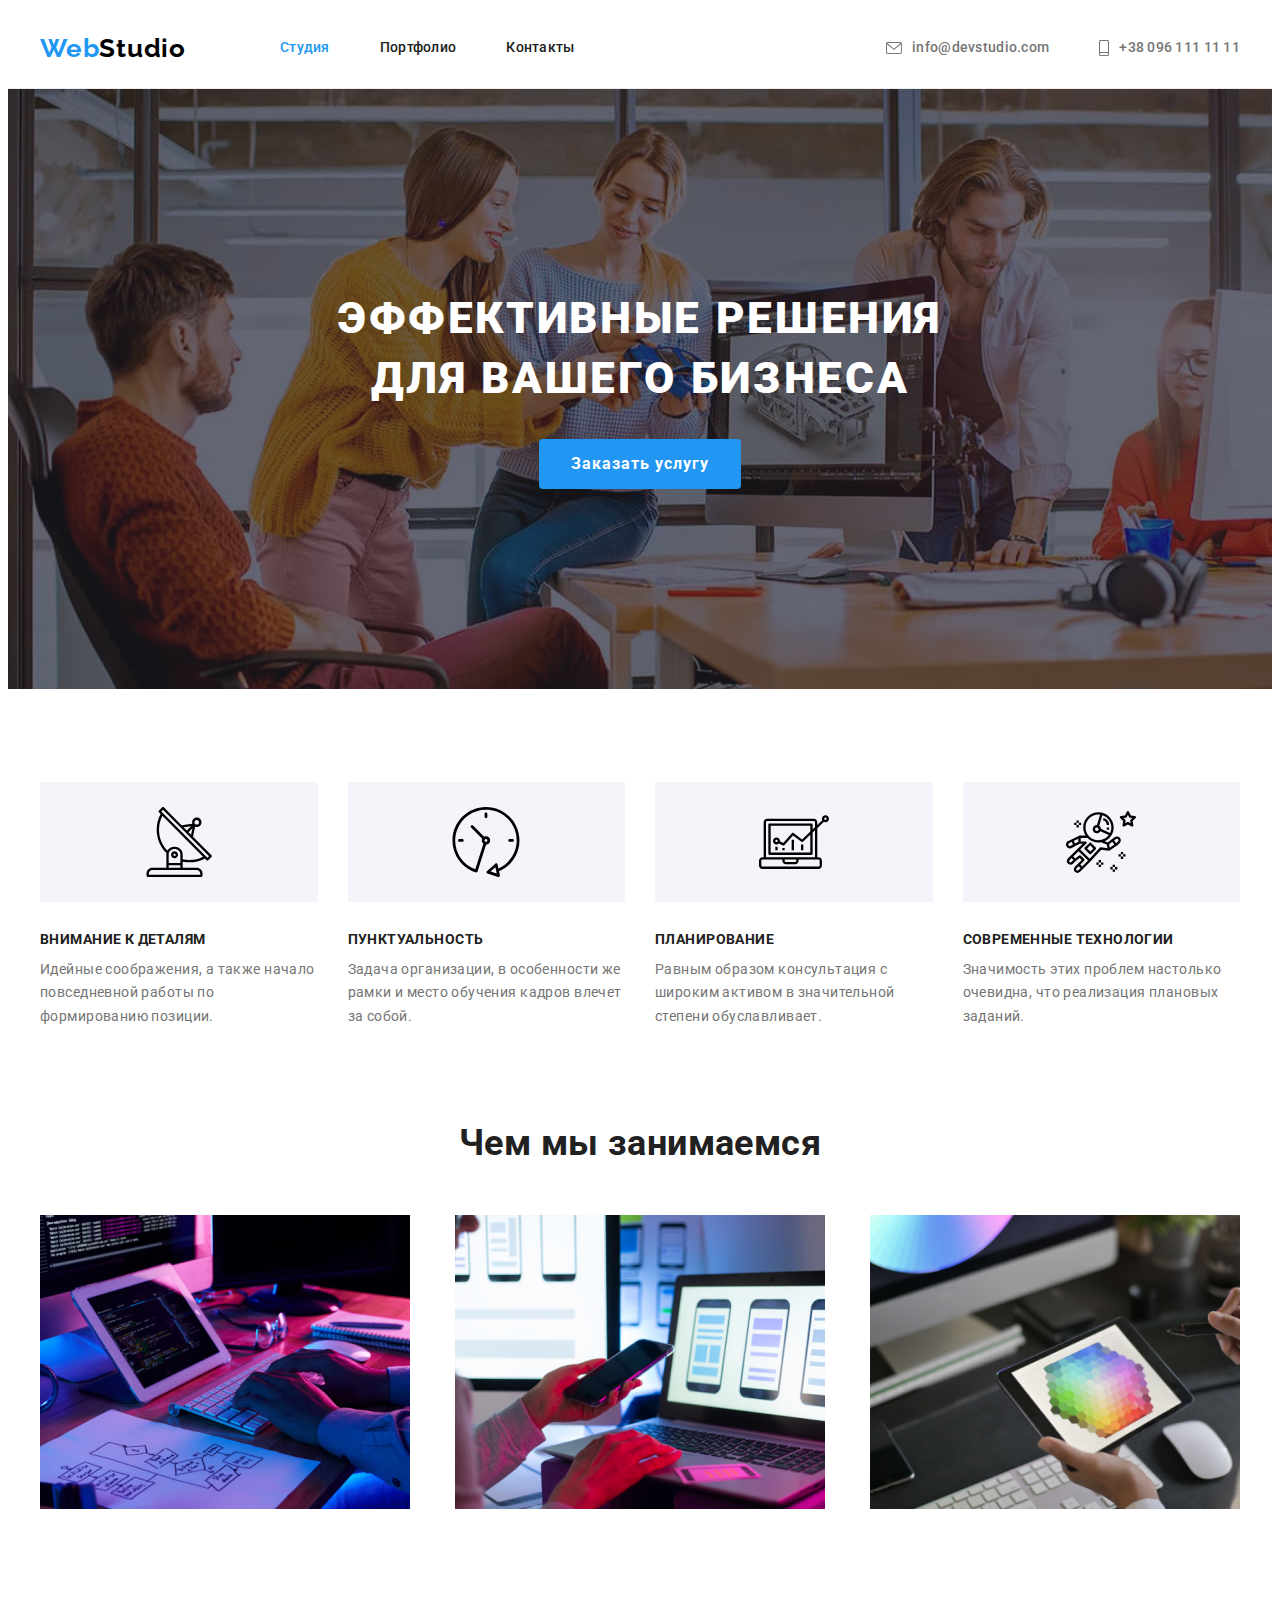
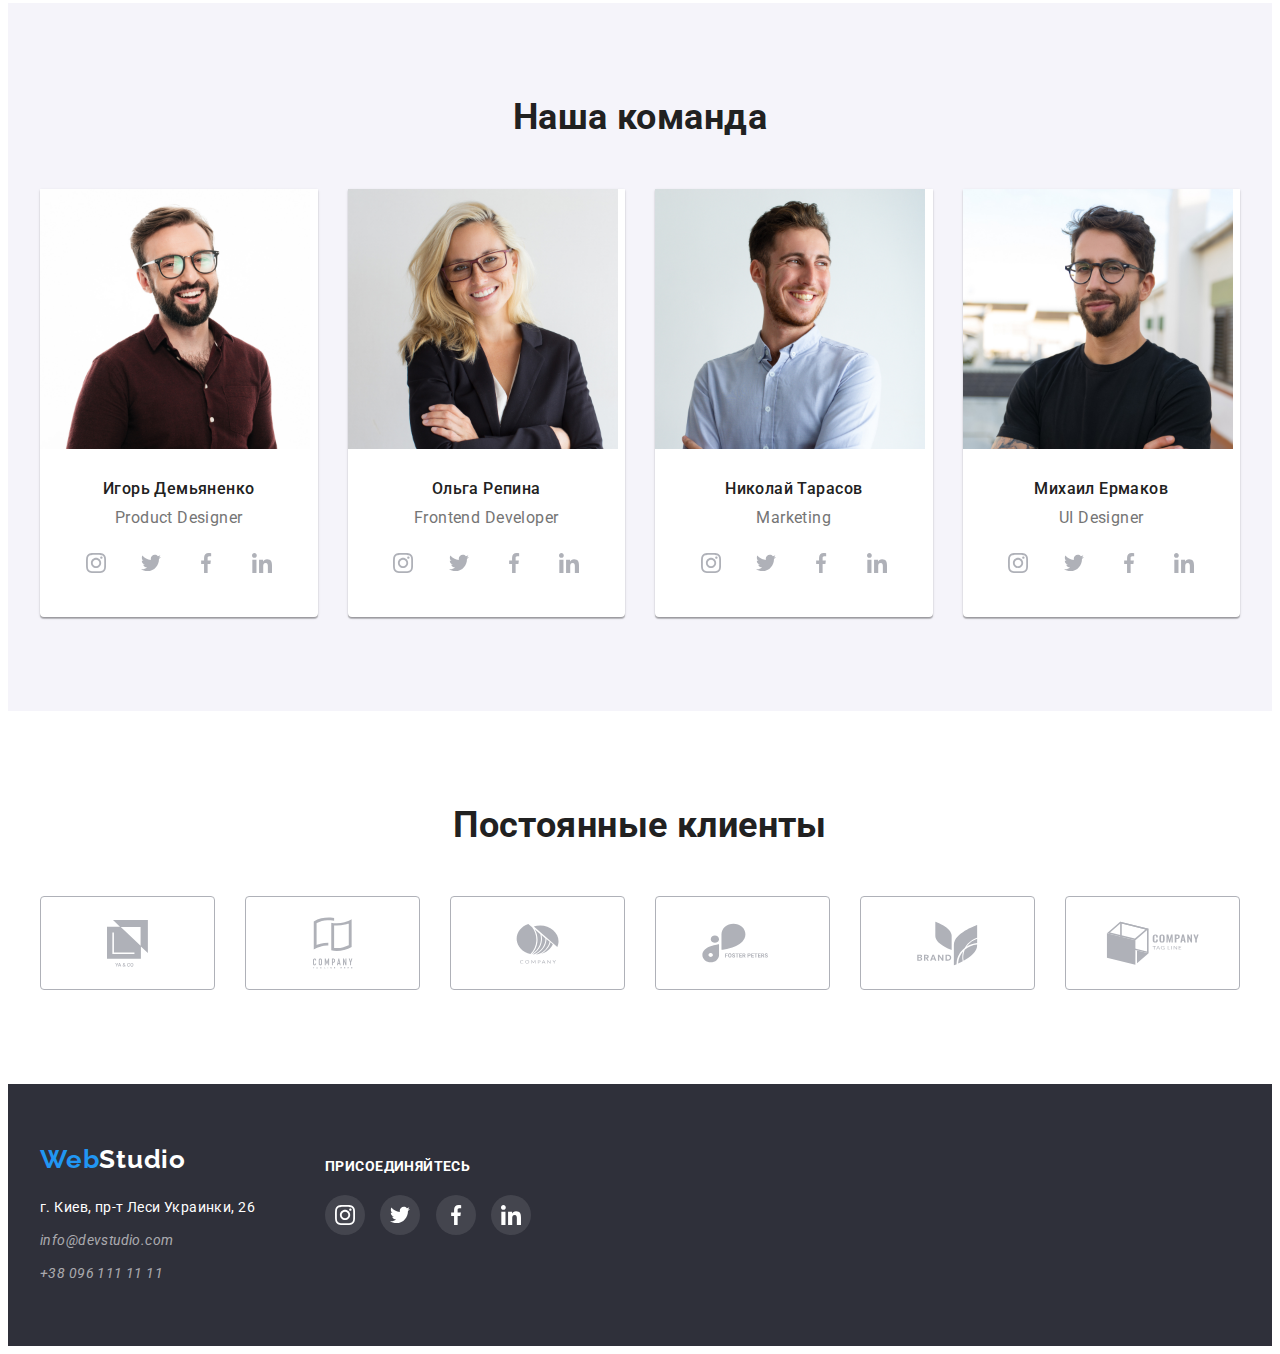
<file: index.html>
<!DOCTYPE html>
<html lang="ru">
<head>
    <meta charset="UTF-8">
    <meta http-equiv="X-UA-Compatible" content="IE=edge">
    <meta name="viewport" content="width=device-width, initial-scale=1.0">
    <title>Студия</title>
    <link href="https://fonts.googleapis.com/css2?family=Raleway:wght@700&family=Roboto:wght@400;500;700;900&display=swap" rel="stylesheet">
    <link rel="stylesheet" href="https://cdnjs.cloudflare.com/ajax/libs/modern-normalize/1.1.0/modern-normalize.min.css" integrity="sha512-wpPYUAdjBVSE4KJnH1VR1HeZfpl1ub8YT/NKx4PuQ5NmX2tKuGu6U/JRp5y+Y8XG2tV+wKQpNHVUX03MfMFn9Q==" crossorigin="anonymous" referrerpolicy="no-referrer" />
    <link rel="stylesheet" href="./css/styles.css">
</head>
<body>
    <header class="header">
        <div class="container">
        <nav class="menu">
            <a href="./index.html" class="logo link">Web<span class="logo-part">Studio</span></a>
            <ul class="list nav-list">
                <li class="item"><a href="./index.html" class="menu-link link current-page">Студия</a></li>
                <li class="item"><a href="./portfolio.html" class="menu-link link">Портфолио</a></li>
                <li class="item"><a href="" class="menu-link link">Контакты</a></li>
            </ul>
            <ul class="contacts-list list">
              <li class="contacts-item">
                  <a href="mailto:info@devstudio.com" class="contacts-link link">
                      <svg class="icon-envelope" width="16" height="12"><use href="./symbol-defs.svg#icon-envelope"></use></svg>
                      <span>info@devstudio.com</span>
                    </a></li>
              <li class="contacts-item">
                  <a href="tel:+380961111111" class="contacts-link link">
                      <svg class="icon-phone" width="10" height="16"><use href="./symbol-defs.svg#icon-phone"></use></svg>
                      <span>+38 096 111 11 11</span>
                    </a></li>
        </ul>
        </nav>
        </div>
    </header>

    <main>
        <!-- герой -->
            <section class="hero">
             <div class="container">
                <h1 class="hero-header">Эффективные решения для вашего бизнеса</h1>
                <button type="button" class="buttons hero-button">Заказать услугу</button>
            </div> 
            </section>
        

        <!-- преимущества -->
        <section class="advantages section-padding">
         <div class="container">
            <h2 class="hidden-title">Преимущества</h2>
            <ul class="advantages-list list">
                <li class="advantages-item">
                    <div class="advantages-svg-wrapper">
                      <svg class="advantages-icons" width="70" height="70">
                        <use href="./symbol-defs.svg#icon-feature-1"></use>
                    </svg>
                                        </div>
                    <h3 class="advantages-header">Внимание к деталям</h3>
                    <p>Идейные соображения, а также начало повседневной работы по формированию позиции.</p>
                </li>
                <li class="advantages-item">
                    <div class="advantages-svg-wrapper">
                      <svg class="advantages-icons" width="70" height="70">
                        <use href="./symbol-defs.svg#icon-feature-2"></use>
                    </svg>
                                        </div>
                    <h3 class="advantages-header">Пунктуальность</h3>
                    <p>Задача организации, в особенности же рамки и место обучения кадров влечет за собой.</p>
                </li>
                <li class="advantages-item">
                    <div class="advantages-svg-wrapper">
                      <svg class="advantages-icons" width="70" height="70">
                        <use href="./symbol-defs.svg#icon-feature-3"></use>
                    </svg>
                                        </div>
                    <h3 class="advantages-header">Планирование</h3>
                    <p>Равным образом консультация с широким активом в значительной степени обуславливает.</p>
                </li>
                <li class="advantages-item">
                    <div class="advantages-svg-wrapper">
                      <svg class="advantages-icons" width="70" height="70">
                        <use href="./symbol-defs.svg#icon-feature-4"></use>
                    </svg>
                                        </div>
                    <h3 class="advantages-header">Современные технологии</h3>
                    <p>Значимость этих проблем настолько очевидна, что реализация плановых заданий.</p>
                </li>
            </ul>
            </div>
        </section>

        <!-- Чем мы занимаемся -->
        <section class="specialisation section-padding">
            <div class="container">
            <h2 class="section-header">Чем мы занимаемся</h2>
            <ul class="list">
                <li class="specialisation-item"><img src="./images/images-main-page/box1.jpg" alt="Написание кода" width="370"></li>
                <li class="specialisation-item"><img src="./images/images-main-page/box2.jpg" alt="Адаптация контента под смартфон" width="370"></li>
                <li class="specialisation-item"><img src="./images/images-main-page/box3.jpg" alt="Подбор цветов" width="370"></li>
            </ul>
            </div>
        </section>

        <!-- Наша команда -->
        <section class="team section-padding">
            <div class="container">
            <h2 class="team-header">Наша команда</h2>
            <ul class="list">
                <li class="team-card">
                    <img src="./images/images-main-page/img.jpg" alt="Игорь Демьяненко" width="270">
                    <div class="members-description">
                    <h3 class="team-member">Игорь Демьяненко</h3>
                    <p lang="en" class="member-position">Product Designer</p>
                    <ul class="communities-list list">
                        <li class="communities-item">
                            <a href="" class="link communities-link">
                                <svg class="communities-icon-svg" width="20" height="20">
                                    <use href="./symbol-defs.svg#icon-instagram"></use>
                                </svg>
                            </a>
                        </li>
                        <li class="communities-item">
                            <a href="" class="link communities-link">
                                <svg class="communities-icon-svg" width="20" height="20">
                                    <use href="./symbol-defs.svg#icon-twitter"></use>
                                </svg>
                            </a>
                        </li>
                        <li class="communities-item">
                            <a href="" class="link communities-link">
                                <svg class="communities-icon-svg" width="20" height="20">
                                    <use href="./symbol-defs.svg#icon-facebook"></use>
                                </svg>
                            </a>
                        </li>
                        <li class="communities-item">
                            <a href="" class="link communities-link">
                                <svg class="communities-icon-svg" width="20" height="20">
                                    <use href="./symbol-defs.svg#icon-linkedin"></use>
                                </svg>
                            </a>
                        </li>
                    </ul>
                    </div>
                </li>
                <li class="team-card">
                    <img src="./images/images-main-page/img1.jpg" alt="Ольга Репина" width="270">
                    <div class="members-description">
                    <h3 class="team-member">Ольга Репина</h3>
                    <p lang="en" class="member-position">Frontend Developer</p>
                    <ul class="communities-list list">
                        <li class="communities-item">
                            <a href="" class="link communities-link">
                                <svg class="communities-icon-svg" width="20" height="20">
                                    <use href="./symbol-defs.svg#icon-instagram"></use>
                                </svg>
                            </a>
                        </li>
                        <li class="communities-item">
                            <a href="" class="link communities-link">
                                <svg class="communities-icon-svg" width="20" height="20">
                                    <use href="./symbol-defs.svg#icon-twitter"></use>
                                </svg>
                            </a>
                        </li>
                        <li class="communities-item">
                            <a href="" class="link communities-link">
                                <svg class="communities-icon-svg" width="20" height="20">
                                    <use href="./symbol-defs.svg#icon-facebook"></use>
                                </svg>
                            </a>
                        </li>
                        <li class="communities-item">
                            <a href="" class="link communities-link">
                                <svg class="communities-icon-svg" width="20" height="20">
                                    <use href="./symbol-defs.svg#icon-linkedin"></use>
                                </svg>
                            </a>
                        </li>
                    </ul>
                    </div>
                </li>
                <li class="team-card">
                    <img src="./images/images-main-page/img2.jpg" alt="Николай Тарасов" width="270">
                    <div class="members-description">
                    <h3 class="team-member">Николай Тарасов</h3>
                    <p lang="en" class="member-position">Marketing</p>
                    <ul class="communities-list list">
                        <li class="communities-item">
                            <a href="" class="link communities-link">
                                <svg class="communities-icon-svg" width="20" height="20">
                                    <use href="./symbol-defs.svg#icon-instagram"></use>
                                </svg>
                            </a>
                        </li>
                        <li class="communities-item">
                            <a href="" class="link communities-link">
                                <svg class="communities-icon-svg" width="20" height="20">
                                    <use href="./symbol-defs.svg#icon-twitter"></use>
                                </svg>
                            </a>
                        </li>
                        <li class="communities-item">
                            <a href="" class="link communities-link">
                                <svg class="communities-icon-svg" width="20" height="20">
                                    <use href="./symbol-defs.svg#icon-facebook"></use>
                                </svg>
                            </a>
                        </li>
                        <li class="communities-item">
                            <a href="" class="link communities-link">
                                <svg class="communities-icon-svg" width="20" height="20">
                                    <use href="./symbol-defs.svg#icon-linkedin"></use>
                                </svg>
                            </a>
                        </li>
                    </ul>
                    </div>
                </li>
                <li class="team-card">
                    <img src="./images/images-main-page/img3.jpg" alt="Михаил Ермаков" width="270">
                    <div class="members-description">
                    <h3 class="team-member">Михаил Ермаков</h3>
                    <p lang="en" class="member-position">UI Designer</p>
                    <ul class="communities-list list">
                        <li class="communities-item">
                            <a href="" class="link communities-link">
                                <svg class="communities-icon-svg" width="20" height="20">
                                    <use href="./symbol-defs.svg#icon-instagram"></use>
                                </svg>
                            </a>
                        </li>
                        <li class="communities-item">
                            <a href="" class="link communities-link">
                                <svg class="communities-icon-svg" width="20" height="20">
                                    <use href="./symbol-defs.svg#icon-twitter"></use>
                                </svg>
                            </a>
                        </li>
                        <li class="communities-item">
                            <a href="" class="link communities-link">
                                <svg class="communities-icon-svg" width="20" height="20">
                                    <use href="./symbol-defs.svg#icon-facebook"></use>
                                </svg>
                            </a>
                        </li>
                        <li class="communities-item">
                            <a href="" class="link communities-link">
                                <svg class="communities-icon-svg" width="20" height="20">
                                    <use href="./symbol-defs.svg#icon-linkedin"></use>
                                </svg>
                            </a>
                        </li>
                    </ul>
                    </div>
                </li>
            </ul>
            </div>
        </section>

  <!-- Постоянные клиенты -->
        <section class="section-padding regular-clients">
<div class="container">
    <h2 class="section-header">Постоянные клиенты</h2>
    <ul class="list clients-list">
        <li class="clients-list-item">
            <a href="" class="link">
                <svg class="clients-icon-svg"  width="41" height="47">
                    <use href="./symbol-defs.svg#icon-client-1"></use>
                </svg>
            </a>
        </li>
        <li class="clients-list-item">
            <a href="" class="link">
                <svg width="40" height="52" class="clients-icon-svg">
                    <use href="./symbol-defs.svg#icon-client-2"></use>
                </svg>
            </a>
        </li>
        <li class="clients-list-item">
            <a href="" class="link">
                <svg width="43" height="41" class="clients-icon-svg">
                    <use href="./symbol-defs.svg#icon-client-3"></use>
                </svg>
            </a>
        </li>
        <li class="clients-list-item">
            <a href="" class="link">
                <svg width="84" height="40" class="clients-icon-svg">
                    <use href="./symbol-defs.svg#icon-client-4"></use>
                </svg>
            </a>
        </li>
        <li class="clients-list-item">
            <a href="" class="link">
                <svg width="63" height="45" class="clients-icon-svg">
                    <use href="./symbol-defs.svg#icon-client-5"></use>
                </svg>
            </a>
        </li>
        <li class="clients-list-item">
            <a href="" class="link">
                <svg width="94" height="44" class="clients-icon-svg">
                    <use href="./symbol-defs.svg#icon-client-6"></use>
                </svg>
            </a>
        </li>
    </ul>
</div>
        </section>
    </main>
    <footer class="footer">
        <div class="container">
            <div class="footer-first-flex">
        <a href="./index.html" class="logo link">Web<span class="logo-part">Studio</span></a>
            <address>
               <ul class="list">
                   <li class="address-item"><a href="https://www.google.com/maps/place/%D0%B1%D1%83%D0%BB.+%D0%9B%D0%B5%D1%81%D0%B8+%D0%A3%D0%BA%D1%80%D0%B0%D0%B8%D0%BD%D0%BA%D0%B8,+26,+%D0%9A%D0%B8%D0%B5%D0%B2,+02000/@50.4265807,30.5383858,17z/data=!3m1!4b1!4m5!3m4!1s0x40d4cf0e033ecbe9:0x57a4dffefec77da0!8m2!3d50.4265807!4d30.5383858?shorturl=1" class="link place">г. Киев, пр-т Леси Украинки, 26</a></li>
                   <li class="address-item"><a href="mailto:info@devstudio.com" class="contacts link">info@devstudio.com</a></li>
                   <li class="address-item"><a href="tel:+380961111111" class="contacts link">+38 096 111 11 11</a></li>
               </ul>
            </address>
            </div>
            <div class="footer-second-flex">
            <h2 class="footer-communities-header">ПРИСОЕДИНЯЙТЕСЬ</h2>
            <ul class="communities-list list">
                        <li class="communities-item">
                            <a href="" class="link communities-link">
                                <svg class="communities-icon-svg" width="20" height="20">
                                    <use href="./symbol-defs.svg#icon-instagram"></use>
                                </svg>
                            </a>
                        </li>
                        <li class="communities-item">
                            <a href="" class="link communities-link">
                                <svg class="communities-icon-svg" width="20" height="20">
                                    <use href="./symbol-defs.svg#icon-twitter"></use>
                                </svg>
                            </a>
                        </li>
                        <li class="communities-item">
                            <a href="" class="link communities-link">
                                <svg class="communities-icon-svg" width="20" height="20">
                                    <use href="./symbol-defs.svg#icon-facebook"></use>
                                </svg>
                            </a>
                        </li>
                        <li class="communities-item">
                            <a href="" class="link communities-link">
                                <svg class="communities-icon-svg" width="20" height="20">
                                    <use href="./symbol-defs.svg#icon-linkedin"></use>
                                </svg>
                            </a>
                        </li>
                    </ul>
            </div>
            </div>
    </footer>
</body>
</html>
</file>
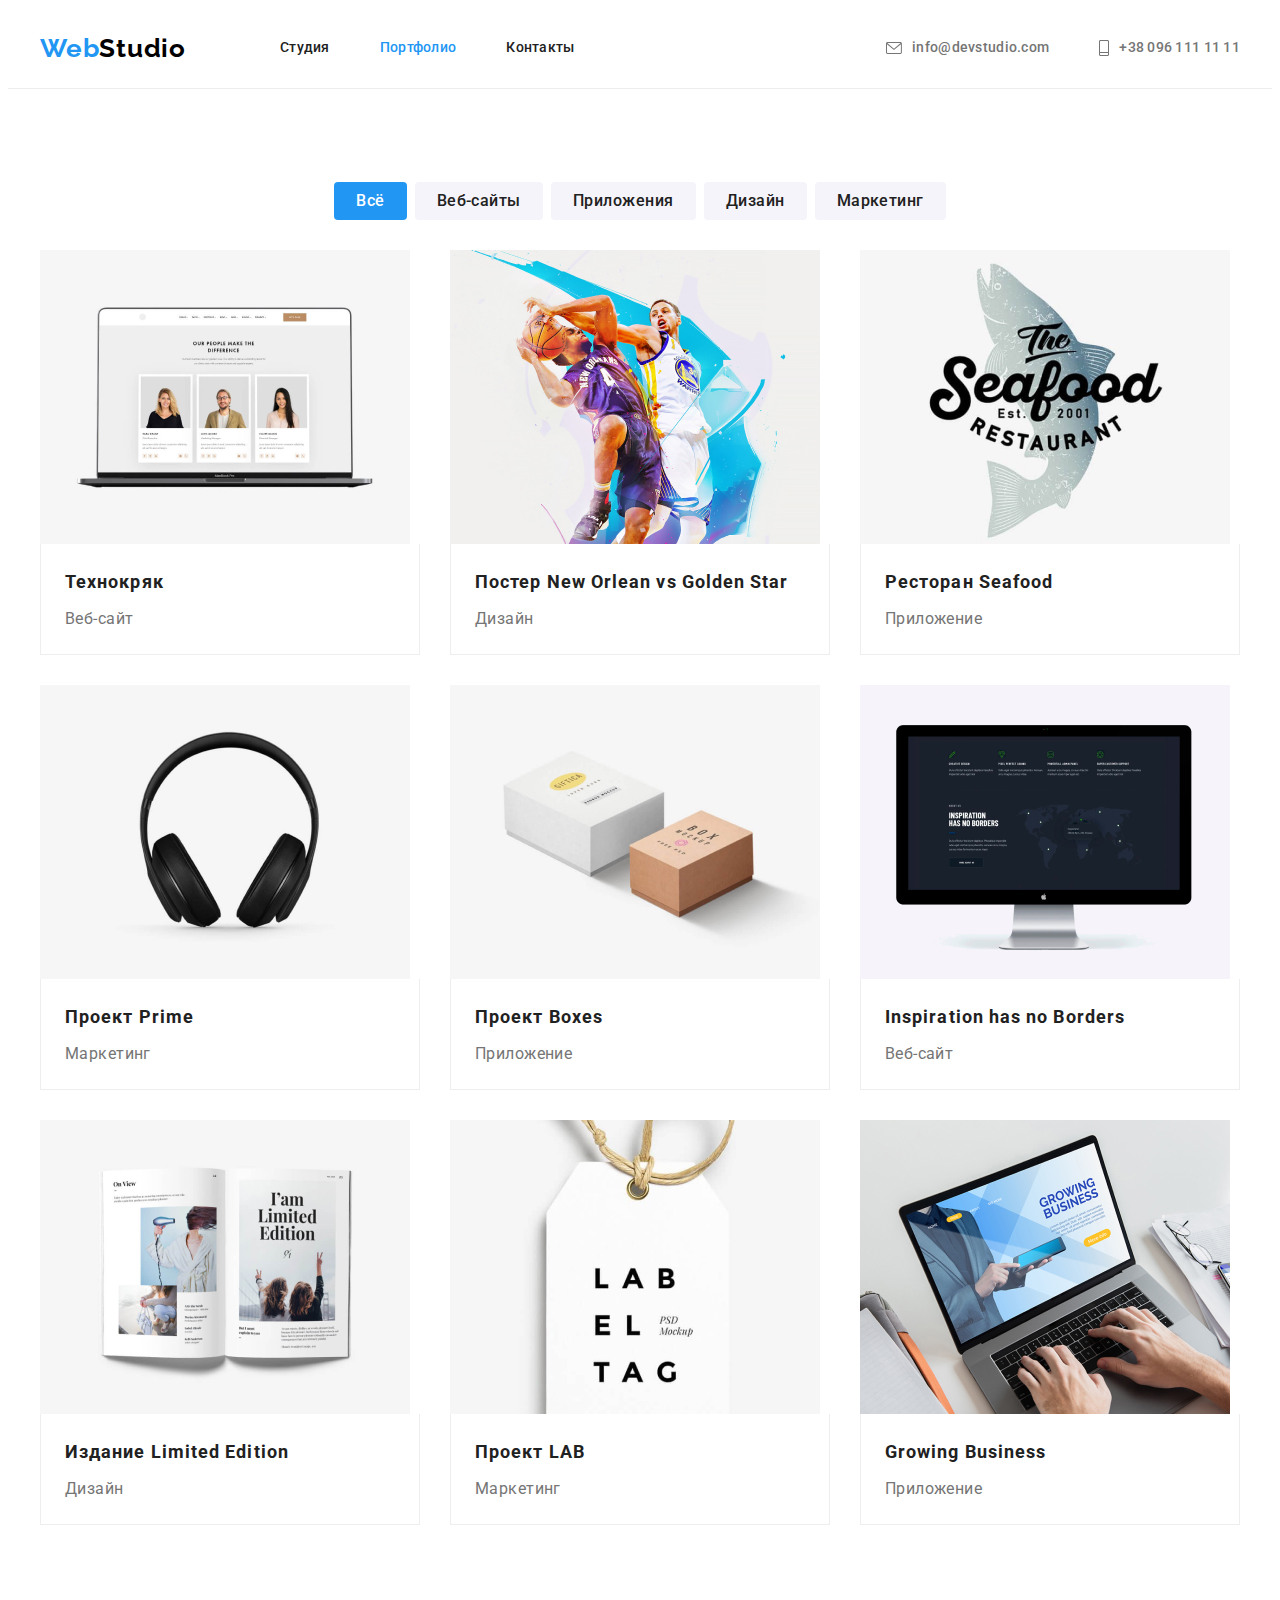
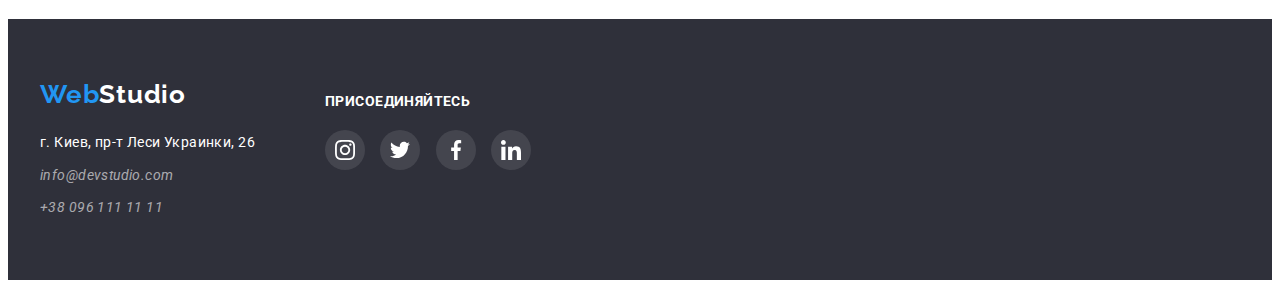
<file: portfolio.html>
<!DOCTYPE html>
<html lang="ru">
<head>
    <meta charset="UTF-8">
    <meta http-equiv="X-UA-Compatible" content="IE=edge">
    <meta name="viewport" content="width=device-width, initial-scale=1.0">
    <title>Портфолио</title>
    <link href="https://fonts.googleapis.com/css2?family=Raleway:wght@700&family=Roboto:wght@400;500;700;900&display=swap" rel="stylesheet">
    <link rel="stylesheet" href="https://cdnjs.cloudflare.com/ajax/libs/modern-normalize/1.1.0/modern-normalize.min.css" integrity="sha512-wpPYUAdjBVSE4KJnH1VR1HeZfpl1ub8YT/NKx4PuQ5NmX2tKuGu6U/JRp5y+Y8XG2tV+wKQpNHVUX03MfMFn9Q==" crossorigin="anonymous" referrerpolicy="no-referrer" />
    <link rel="stylesheet" href="./css/styles.css">
</head>
<body>

            <header class="header">
        <div class="container">
        <nav class="menu">
            <a href="./index.html" class="logo link">Web<span class="logo-part">Studio</span></a>
            <ul class="list nav-list">
                <li class="item"><a href="./index.html" class="menu-link link">Студия</a></li>
                <li class="item"><a href="./portfolio.html" class="menu-link link current-page">Портфолио</a></li>
                <li class="item"><a href="" class="menu-link link">Контакты</a></li>
            </ul>
            <ul class="contacts-list list">
              <li class="contacts-item">
                  <a href="mailto:info@devstudio.com" class="contacts-link link">
                      <svg class="icon-envelope" width="16" height="12"><use href="./symbol-defs.svg#icon-envelope"></use></svg>
                      <span>info@devstudio.com</span>
                    </a></li>
              <li class="contacts-item">
                  <a href="tel:+380961111111" class="contacts-link link">
                      <svg class="icon-phone" width="10" height="16"><use href="./symbol-defs.svg#icon-phone"></use></svg>
                      <span>+38 096 111 11 11</span>
                    </a></li>
        </ul>
        </nav>
        </div>
    </header>

   <main>
       <section class="projects">
           <div class="container">
           <h1 class="hidden-title">Наши роботы</h1>
           <ul class="filter list">
               <li class="item"><button type="button" class="filter-buttons buttons current-button">Всё</button></li>
               <li class="item"><button type="button" class="filter-buttons buttons">Веб-сайты</button></li>
               <li class="item"><button type="button" class="filter-buttons buttons">Приложения</button></li>
               <li class="item"><button type="button" class="filter-buttons buttons">Дизайн</button></li>
               <li class="item"><button type="button" class="filter-buttons buttons">Маркетинг</button></li>
           </ul>
           <ul class="projects-list list">
               <li class="cards"><a href="" class="link"><img src="./images/images-page-portfolio/img0.jpg" alt="Страница сайта Технокряк" width="370"> 
                <div class="card-description">
                    <h2 class="card-name">Технокряк</h2>
                    <p class="card-type">Веб-сайт</p>
                </div>
                </a></li>
               <li class="cards"><a href="" class="link"><img src="./images/images-page-portfolio/img1.jpg" alt="Баскетболисты играют" width="370" class="basketball-card"> 
                <div class="card-description">
                    <h2 class="card-name">Постер <span lang="en">New Orlean vs Golden Star</span></h2>
                    <p class="card-type">Дизайн</p>
                </div>
                </a></li>
               <li class="cards"><a href="" class="link"><img src="./images/images-page-portfolio/img2.jpg" alt="Лого ресторана Seafood" width="370"> 
                <div class="card-description">
                    <h2 class="card-name">Ресторан <span lang="en">Seafood</span></h2>
                     <p class="card-type">Приложение</p>
                     </div>
                </a></li>
               <li class="cards"><a href="" class="link"><img src="./images/images-page-portfolio/img3.jpg" alt="Наушники" width="370"> 
                <div class="card-description">
                    <h2 class="card-name">Проект <span lang="en">Prime</span></h2>
                    <p class="card-type">Маркетинг</p>
                </div>
                </a></li>
               <li class="cards"><a href="" class="link"><img src="./images/images-page-portfolio/img4.jpg" alt="Коробки" width="370"> 
                <div class="card-description">
                    <h2 class="card-name">Проект <span lang="en">Boxes</span></h2>
                    <p class="card-type">Приложение</p>
                </div>
                </a></li>
               <li class="cards"><a href="" class="link"><img src="./images/images-page-portfolio/img5.jpg" alt=" Страница сайта Inspiration has no Borders" width="370"> 
                <div class="card-description">
                    <h2 lang="en" class="card-name">Inspiration has no Borders</h2>
                    <p class="card-type">Веб-сайт</p>
               </div>
                </a></li>
               <li class="cards"><a href="" class="link"><img src="./images/images-page-portfolio/img6.jpg" alt="Открытая книга" width="370"> 
                <div class="card-description">
                    <h2 class="card-name">Издание <span lang="en">Limited Edition</span></h2>
                    <p class="card-type">Дизайн</p>
                 </div>
                </a></li>
               <li class="cards"><a href="" class="link"><img src="./images/images-page-portfolio/img7.jpg" alt="Логотип проекта" width="370"> 
               <div class="card-description">
                   <h2 class="card-name">Проект <span lang="en">LAB</span></h2>
                   <p class="card-type">Маркетинг</p>
               </div>
                </a></li>
                <li class="cards"><a href="" class="link"><img src="./images/images-page-portfolio/img8.jpg" alt="Приложение Growing Business на ноутбуке" width="370"> 
                <div class="card-description">
                    <h2 lang="en" class="card-name">Growing Business</h2>
                    <p class="card-type">Приложение</p>
                 </div>
                </a></li>
           </ul>
           </div>
       </section>
   </main>
     <footer class="footer">
        <div class="container">
            <div class="footer-first-flex">
        <a href="./index.html" class="logo link">Web<span class="logo-part">Studio</span></a>
            <address>
               <ul class="list">
                   <li class="address-item"><a href="https://www.google.com/maps/place/%D0%B1%D1%83%D0%BB.+%D0%9B%D0%B5%D1%81%D0%B8+%D0%A3%D0%BA%D1%80%D0%B0%D0%B8%D0%BD%D0%BA%D0%B8,+26,+%D0%9A%D0%B8%D0%B5%D0%B2,+02000/@50.4265807,30.5383858,17z/data=!3m1!4b1!4m5!3m4!1s0x40d4cf0e033ecbe9:0x57a4dffefec77da0!8m2!3d50.4265807!4d30.5383858?shorturl=1" class="link place">г. Киев, пр-т Леси Украинки, 26</a></li>
                   <li class="address-item"><a href="mailto:info@devstudio.com" class="contacts link">info@devstudio.com</a></li>
                   <li class="address-item"><a href="tel:+380961111111" class="contacts link">+38 096 111 11 11</a></li>
               </ul>
            </address>
            </div>
            <div class="footer-second-flex">
            <h2 class="footer-communities-header">ПРИСОЕДИНЯЙТЕСЬ</h2>
            <ul class="communities-list list">
                        <li class="communities-item">
                            <a href="" class="link communities-link">
                                <svg class="communities-icon-svg" width="20" height="20">
                                    <use href="./symbol-defs.svg#icon-instagram"></use>
                                </svg>
                            </a>
                        </li>
                        <li class="communities-item">
                            <a href="" class="link communities-link">
                                <svg class="communities-icon-svg" width="20" height="20">
                                    <use href="./symbol-defs.svg#icon-twitter"></use>
                                </svg>
                            </a>
                        </li>
                        <li class="communities-item">
                            <a href="" class="link communities-link">
                                <svg class="communities-icon-svg" width="20" height="20">
                                    <use href="./symbol-defs.svg#icon-facebook"></use>
                                </svg>
                            </a>
                        </li>
                        <li class="communities-item">
                            <a href="" class="link communities-link">
                                <svg class="communities-icon-svg" width="20" height="20">
                                    <use href="./symbol-defs.svg#icon-linkedin"></use>
                                </svg>
                            </a>
                        </li>
                    </ul>
            </div>
            </div>
    </footer>  
</body>
</html>
</file>
<file: css/styles.css>
p, h1, h2, h3, h4, h5, h6 {
margin: 0px;}

ul, ol {margin: 0px;
padding-left: 0px;}

img {display: block;}

.link {
  text-decoration: none;
  margin: 0;
  padding: 0;
  color: inherit;
}
.list {
  list-style-type: none;
  margin: 0;
  padding: 0;
}

.buttons {
  font-family: inherit;
  cursor: pointer;
  border: none;
  border-radius: 4px;
}
.container {
  width: 1200px;
  padding-left: 15px;
  padding-right: 15px;
  margin: 0 auto;
}

.section-padding {
  padding-top: var(--typical-value);
  padding-bottom:var(--typical-value) ;
}

/* COLORS */

:root {
  --primary-main-color: #212121;
  --secondary-main-color: #ffffff;
  --accent-color: #2196f3;
  --text-color: #757575;
  --extra-text-color: rgba(255, 255, 255, 0.6);
  --secondary-background-color: #f5f4fa;
  --extra-background-color: #2f303a;
  --typical-value:94px;
  --typical-margine:30px;
}

/* BODY */

body {
  font-family: "Roboto", sans-serif;
  font-style: normal;
  font-weight: 400;
  font-size: 14px;
  line-height: 1.7;
  letter-spacing: 0.03em;
  color: var(--text-color);
  background-color: var(--secondary-main-color);
}


/* HEADER */

.header {
  font-weight: 500;
  line-height: 1.14;
  letter-spacing: 0.02em;
  border-bottom: 1px solid #ECECEC;
}

/* ЛОГОТИП */

.logo {
  font-family: "Raleway", sans-serif;
  font-style: normal;
  font-weight: 700;
  font-size: 26px;
  line-height: 1.19;
  letter-spacing: 0.03em;
  color: #2196f3;
}

.header .logo-part {
  color: #000000;
}

/* НАВИГАЦИЯ */

.menu {
  display: flex;
  align-items: center;
}

.nav-list {
  display: flex;
  margin-left: var(--typical-value);
}

.nav-list .link {
  color: var(--primary-main-color);

  display: block;
  padding-top: 32px;
  padding-bottom: 32px;
}


.nav-list .item + .item {margin-left: 50px;}

.contacts-list {
  display: flex;
  margin-left: auto;
}

.contacts-item + .contacts-item {margin-left: 50px;
}

.contacts-link {
  color: var(--text-color);
  fill:currentColor;

  display: flex;
  align-items: center;
}

.icon-envelope {
   margin-right: 10px; 
}

.icon-phone {
 margin-right: 10px; 
}

.header .contacts {padding-top: 32px;
  padding-bottom: 32px;}

.nav-list .menu-link:hover,
.nav-list .menu-link:focus,
.contacts-link:hover,
.contacts-link:focus {
  color: var(--accent-color);
}

.header .current-page {
    color: var(--accent-color);

}
/* ГЕРОЙ */

.hero {
  background-color: var(--extra-background-color);
  background-image: linear-gradient(rgba(47, 48, 58, 0.4), rgba(47, 48, 58, 0.4)), url(../images/images-main-page/hero-img.jpg);
  max-height: 600px;
  max-width: 1600px;
  background-repeat: no-repeat;
  background-size: cover;
  text-align: center;

  padding-top: 200px;
  padding-bottom: 200px;
  margin: 0 auto;
}

.hero-header {
  font-weight: 900;
  font-size: 44px;
  line-height: 1.36;
  text-align: center;
  letter-spacing: 0.06em;
  text-transform: uppercase;
  display: inline-block;
  color: var(--secondary-main-color);

  max-width: 696px;
  margin-bottom: 30px;
}

.hero-button {
  font-weight: 700;
  font-size: 16px;
  line-height: 1.88;
  align-items: center;
  letter-spacing: 0.06em;
  background-color: var(--accent-color);
  color: var(--secondary-main-color);

  display:block;
  margin: 0 auto;
  padding: 10px 32px;
}

.hero-button:hover,
.hero-button:focus {
  background-color: var(--secondary-main-color);
  color: var(--secondary-main-color);
  background-color: #188CE8;
}

/* ПРЕИМУЩЕСТВА */

.advantages {padding-bottom: 0;}

.advantages .list {
  display: flex;
  justify-content: space-between;
}

.advantages-item {
   flex-basis: calc((100% - 90px) / 4);
}

.advantages-item + .advantages-item {
margin-left: var(--typical-margine);
}

.advantages-svg-wrapper {
  height: 120px;
  width: 100%;
  background-color: #F5F4FA;
  display: flex;
  justify-content: center;
  align-items: center;

  margin-bottom: 30px;
}

.hidden-title {
  width: 1px;
  height: 1px;
  overflow: hidden;
  opacity: 0;
  margin: -1px;
}

.advantages-header {
  font-weight: 700;
  font-size: 14px;
  line-height: 1.14;
  text-transform: uppercase;
  color: var(--primary-main-color);

  margin-bottom: 10px;
}

/* ЧЕМ МЫ ЗАНИМАЕМСЯ */


.section-header {

font-weight: 700;
font-size: 36px;
line-height: 1.16;
text-align: center;
color: var(--primary-main-color);

margin-bottom: 50px;
}

.specialisation  .list {
  display: flex;
  justify-content: space-between;
}

.specialisation-item {
  flex-basis: calc((100% - 90px) / 4);
}

.specialisation-item + .specialisation-item { 
margin-left: var(--typical-margine);  
}

/* НАША КОМАНДА */

.team {
  background-color:var(--secondary-background-color);
}

.team .list {
  display:flex;
  justify-content: space-between;
}

.team-card {
box-shadow: 0px 1px 3px rgba(0, 0, 0, 0.12), 0px 1px 1px rgba(0, 0, 0, 0.14), 0px 2px 1px rgba(0, 0, 0, 0.2);
border-radius: 0px 0px 4px 4px;
background-color: var(--secondary-main-color);

flex-basis: calc((100% - 90px) / 4);
}

.team-card + .team-card {
  margin-left: var(--typical-margine);
}

.members-description {
padding-top: 30px;
padding-bottom: 30px;
} 

.team-header {
font-weight: 700;
font-size: 36px;
line-height: 1.16;
text-align: center;
color: var(--primary-main-color);

margin-bottom: 50px;
}

.team-member {
font-weight: 500;
font-size: 16px;
line-height: 1.19;
text-align: center;
color: var(--primary-main-color)
}

.member-position {
font-size: 16px;
line-height: 1.19;
text-align: center;
margin-top: 10px;
}

.communities-list {
  display: flex;
  justify-content: space-between;
  height: 44px;
  width: 206px;

  margin-top: 16px;
  margin-left: auto;
  margin-right: auto;
}

.communities-item {
  height: 40px;
  width: 40px;
  border-radius: 50%;
  color: #AFB1B8;
  display: flex;
  justify-content: center;
  align-items: center ;
}

.communities-item + .communities-item {
  margin-left: 10px;
}

.communities-icon-svg {
  display: block;
  fill: currentColor;
}

.communities-item:hover, .communities-item:focus {
  color: var(--secondary-main-color);
  background-color: var(--accent-color);
}

/* ПОСТОЯННЫЕ КЛИЕНТЫ */

.clients-list {
  display: flex;
  justify-content: space-between;
}


.clients-list-item {
  color: #AFB1B8;
  border: 1px solid currentColor;
  border-radius: 4px;
  flex-basis: calc((100% - 150px) / 6);
}

.clients-list-item + .clients-list-item {
  margin-left: var(--typical-margine);
}

.clients-list-item .link {
 display: flex;
 justify-content: center;
 align-items: center;
 height: 92px;
 width: 100%;
}

 .clients-icon-svg {
 fill:currentColor;
}

.clients-list-item:hover, .clients-list-item:focus {
  color: var(--accent-color);
}


/* FOOTER */
.footer {background-color: var(--extra-background-color);

padding-top: 60px;
padding-bottom: 60px;}

.footer .logo-part {
color: var(--secondary-main-color)
}

.footer .list {
  margin-top: 20px;
}

.footer .address-item + .address-item {margin-top: 9px;}

.footer .place {
    font-style: normal;
    color: var(--secondary-main-color)   
}

.footer .place:hover, 
.footer .place:focus {
    color: var(--accent-color)
}

.footer .contacts {
    color: var(--extra-text-color)
}

.contacts:hover,
.contacts:focus {
  color: var(--accent-color);
}

/* ПРИСОЕДИНЯЙТЕСЬ (FOOTER) */

.footer > .container {
  display: flex;
}

.footer-second-flex {
  width: 100px;

  margin-left: 70px;
  margin-top: 15px;
}

.footer-communities-header {
font-weight: 700;
font-size: 14px;
line-height: 1.14;
letter-spacing: 0.03em;
text-transform: uppercase;

color: #FFFFFF;

}

.footer-second-flex .communities-item {
  background-color: rgba(255, 255, 255, 0.1);
  color:var(--secondary-main-color);
}

.footer-second-flex .communities-item:hover, .footer-second-flex .communities-item:focus {
  background-color: var(--accent-color);
}

/* СТРАНИЦА ПОРТФОЛИО */

.projects {
  padding-top: var(--typical-value);
  padding-bottom: var(--typical-value);
}

/* КНОПКИ ФИЛЬТРА */

.filter {display: flex;
  justify-content: center;
}

.filter > .item + .item {
  margin-left: 8px;
}

.filter {margin-bottom: var(--typical-margine);}

.filter-buttons {
  
font-weight: 500;
font-size: 16px;
line-height: 1.62;
text-align: center;
letter-spacing: 0.03em;
background-color: var(--secondary-background-color);
color: var(--primary-main-color);

padding: 6px 22px;
}


.filter-buttons:hover, .filter-buttons:focus {
    color: var(--secondary-main-color);
    background-color: var(--accent-color);
    box-shadow: 0px 2px 2px 0px #0000001F,  0px 1px 2px 0px #00000014, 0px 3px 1px 0px #0000001A;
}

.current-button {color: var(--secondary-main-color);
background-color: var(--accent-color);
}
/* КАРТОЧКИ */

.projects-list {
  display: flex;
  flex-wrap: wrap;
}

.cards {
  flex-basis: calc((100% - 60px) / 3);
  margin-top: 30px;
  margin-left: 30px;
}

.cards:nth-child(-n + 3) {
  margin-top: 0;
}

.cards:nth-child(3n + 1) {
  margin-left: 0;}

.cards:hover, .cards:focus {
box-shadow: 1px 4px 6px 0px #00000029, 0px 4px 4px 0px #0000000F, 0px 1px 1px 0px #0000001F;
}

.card-description {
  padding: 20px 24px;
  border:  1px solid #EEEEEE;
  border-top: none;
}

.card-name {
font-weight: 700;
font-size: 18px;
line-height: 2;
letter-spacing: 0.06em;
color: var(--primary-main-color);

}

.card-type {
font-size: 16px;
line-height: 1.88;
color: var(--text-color);

margin-top: 4px;
}
</file>
